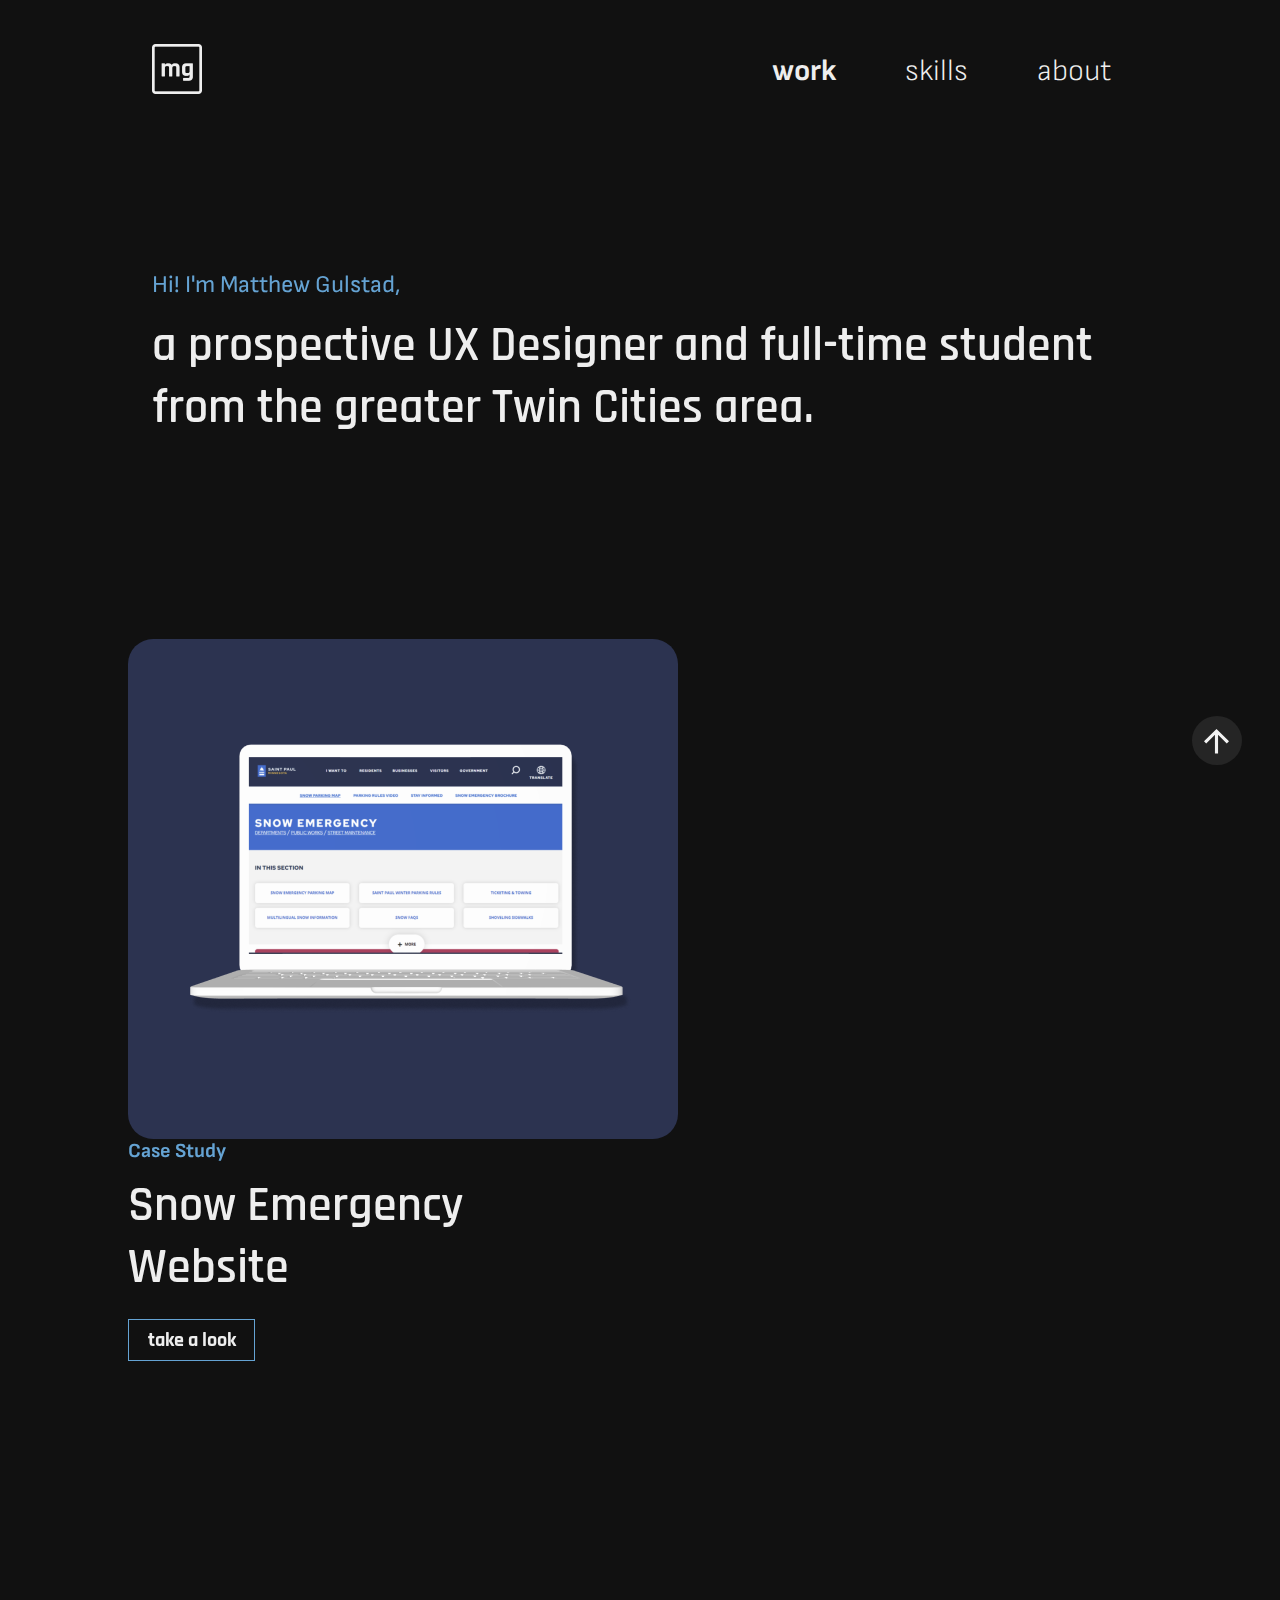
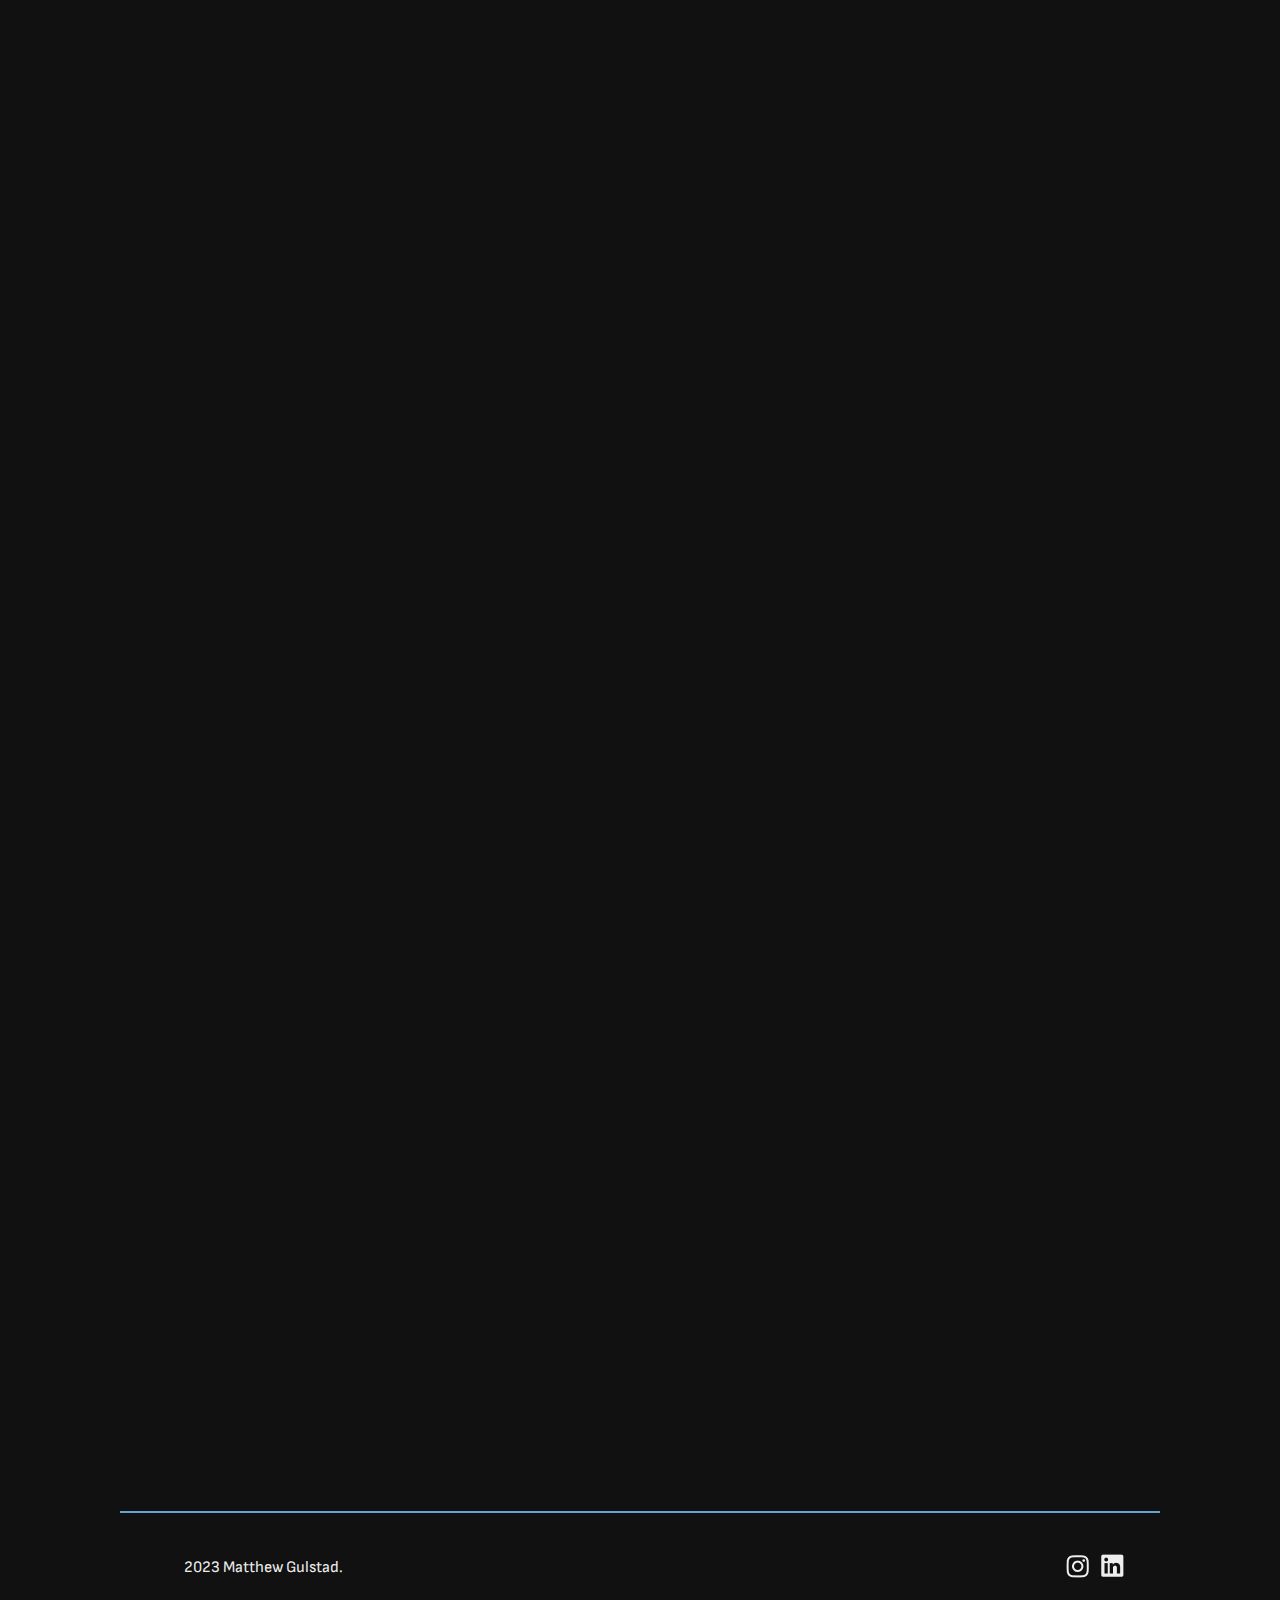
<file: index.html>
<!DOCTYPE html>
<html lang="en">
<head>
    <title>Matthew Gulstad</title>
    <meta http-equiv="Content-Type" content="text/html; charset=UTF-8" />
    <meta name="viewport" content="width=device-width" />
    <link rel="icon" type="image/x-icon" href="img/favicon-b:w.png">
    <link href="main.css" rel="stylesheet">
    <link rel="preconnect" href="https://fonts.googleapis.com">
    <link rel="preconnect" href="https://fonts.gstatic.com" crossorigin>
    <link href="https://fonts.googleapis.com/css2?family=Rajdhani:wght@300;400;500;600;700&display=swap" rel="stylesheet">
    <link href="https://fonts.googleapis.com/css2?family=Sofia+Sans:wght@300;400;500;600;700&display=swap" rel="stylesheet">
    <script defer src="scripts.js"></script>
</head>

<body>
    <div id="top"></div>

        <header>
            <div>
                <img class="logo" src="img/favicon-b:w.png" alt="logo">
            </div>
            <ul>
                <li class="bold">work</li>
                <li><a href="skills.html">skills</a></li>
                <li><a href="about.html">about</a></li>
            </ul>
        </header>
        <a href="#top">
            <img src="img/arrow-upward.svg" id="up-button">
        </a>
        <div class="container">
            <section class="hidden">
                <div class="hero" id="homepage-hero">
                    <h2 id="home-h2">Hi! I'm Matthew Gulstad,</h2>
                    <h1> a prospective UX Designer and full-time student from the greater Twin Cities area.</h1>
                </div>
            </section>
            <section class="hidden">
                <div class="row">
                    <div class="homepage-column">
                        <div class="box" id="dark-blue">
                            <img src="img/snow-mockup.png">
                        </div>
                    </div>
                    <div class="homepage-column">
                        <h3>Case Study</h3>
                        <h1>Snow Emergency Website</h1>
                        <div class="proj-button"><a href="snow-emergency.html">
                            <h4>take a look</h4>
                        </a></div>
                    </div>
                </div>
            </section>
            <section class="hidden">
                <div class="row">
                    <div class="homepage-column">
                        <h3 id="umn-h3">Case Study</h3>
                        <h1 id="umn-h1">University Mobile Application</h1>
                        <div class="proj-button" id="right-button"><a href="umn-app.html">
                            <h4>take a look</h4>
                        </a></div>
                    </div>
                    <div class="homepage-column">
                        <div class="box" id="gold">
                            <img src="img/umn-app-mockup.png">
                        </div>
                    </div>
                </div>
            </section>
            <section class="hidden">
                <div class="row">
                    <div class="homepage-column">
                        <div class="box" id="light-blue">
                            <img id="icon" src="img/skillset-icon.png">
                        </div>
                    </div>
                    <div class="homepage-column">
                        <h3>My Process</h3>
                        <h1>The UX Skill Set</h1>
                        <div class="proj-button"><a href="skills.html">
                            <h4>take a look</h4>
                        </a></div>
                    </div>
                </div>
            </section>
        </div>
        <footer>
            <p>2023 Matthew Gulstad.</p>
            <div class="socialIcons">
                <a href="http://instagram.com/mgulstad" target="_blank"><img src="img/instagram.png" alt="instagram link"></a>
                <a href="http://linkedin.com/in/matthew-gulstad" target="_blank"><img src="img/linkedin.png" alt="linkedin link"></a>
            </div>
        </footer>
</body>
</html>
</file>
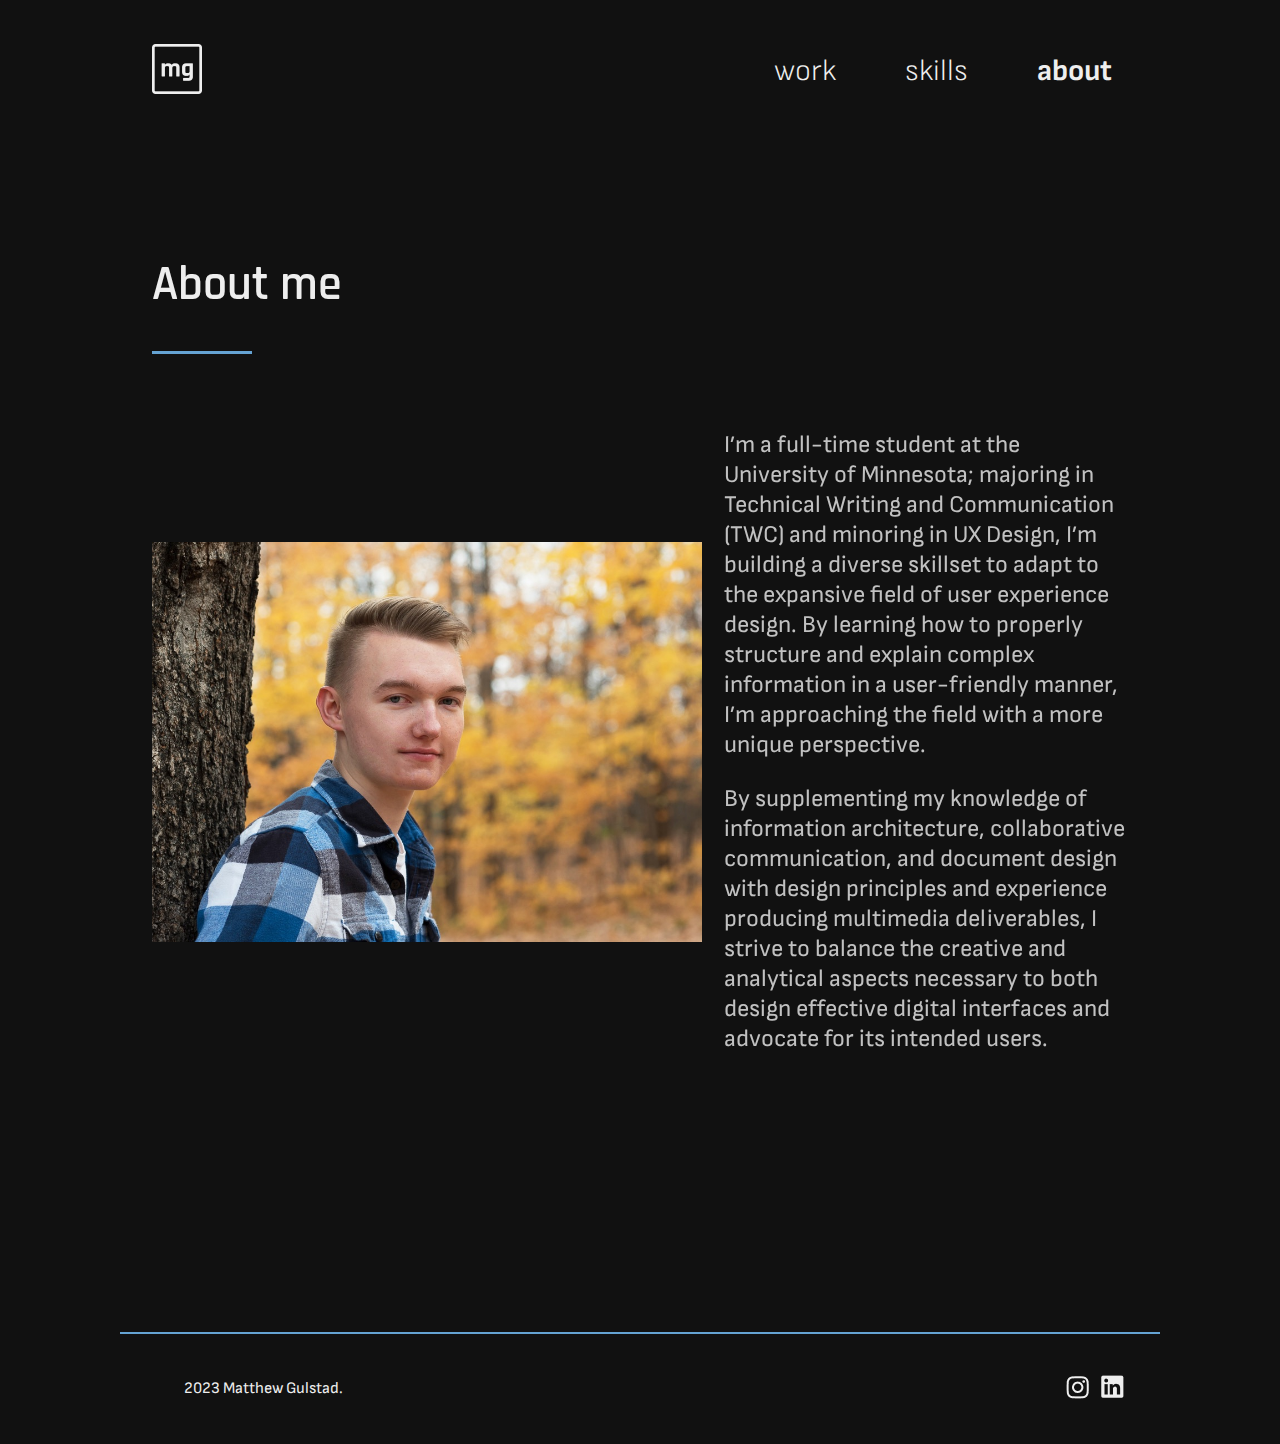
<file: about.html>
<!DOCTYPE html>
<html lang="en">
<head>
    <title>skills</title>
    <meta http-equiv="Content-Type" content="text/html; charset=UTF-8" />
    <meta name="viewport" content="width=device-width" />
    <link rel="icon" type="image/x-icon" href="img/favicon-b:w.png">
    <link href="main.css" rel="stylesheet">
    <link rel="preconnect" href="https://fonts.googleapis.com">
    <link rel="preconnect" href="https://fonts.gstatic.com" crossorigin>
    <link href="https://fonts.googleapis.com/css2?family=Rajdhani:wght@300;400;500;600;700&display=swap" rel="stylesheet">
    <link href="https://fonts.googleapis.com/css2?family=Sofia+Sans:wght@300;400;500;600;700&display=swap" rel="stylesheet">
    <script defer src="scripts.js"></script>
</head>
<body>
<div id="top"></div>
<header>
    <div>
        <a href="index.html">
            <img class="logo" src="img/favicon-b:w.png" alt="logo">
        </a>
    </div>
    <ul>
        <li><a href="index.html">work</a> </li>
        <li><a href="skills.html">skills</a></li>
        <li class="bold">about</li>
    </ul>
</header>
<div class="container">
    <div class="hidden">
        <div class="hero">
            <h1>About me</h1>
            <img src="img/100px-line.png" class="line">
        </div>
    </div>

    <section class="hidden">
        <div class="row" id="row-about">
            <div class="column-about">
                <div class="box" id="picture"></div>
            </div>
            <div class="column-about" id="about-column-p">
                <p>I’m a full-time student at the University of Minnesota; majoring in Technical Writing and Communication (TWC) and minoring in UX Design, I’m building a diverse skillset to adapt to the expansive field of user experience design. By learning how to properly structure and explain complex information in a user-friendly manner, I’m approaching the field with a more unique perspective.
                </p>
                <p>By supplementing my knowledge of information architecture, collaborative communication, and document design with design principles and experience producing multimedia deliverables, I strive to balance the creative and analytical aspects necessary to both design effective digital interfaces and advocate for its intended users.</p>
            </div>
        </div>
    </section>
    <section class="hidden">
        <p>In my free time, I enjoy watching baseball and pursuing a number of outdoor activities during the warmer seasons, and enjoy curling up with a good book or show and alpine skiing during the colder seasons. Overall, I love to learn and connect with people, fostering a better understanding of my surroundings and considering how I can contribute to the discourses and communities I’m a part of.</p>
    </section>
</div>

<footer>
    <p>2023 Matthew Gulstad.</p>
    <div class="socialIcons">
        <a href="http://instagram.com/mgulstad" target="_blank"><img src="img/instagram.png" alt="instagram link"></a>
        <a href="http://linkedin.com/in/matthew-gulstad" target="_blank"><img src="img/linkedin.png" alt="linkedin link"></a>
    </div>
</footer>
</body>
</html>
</file>
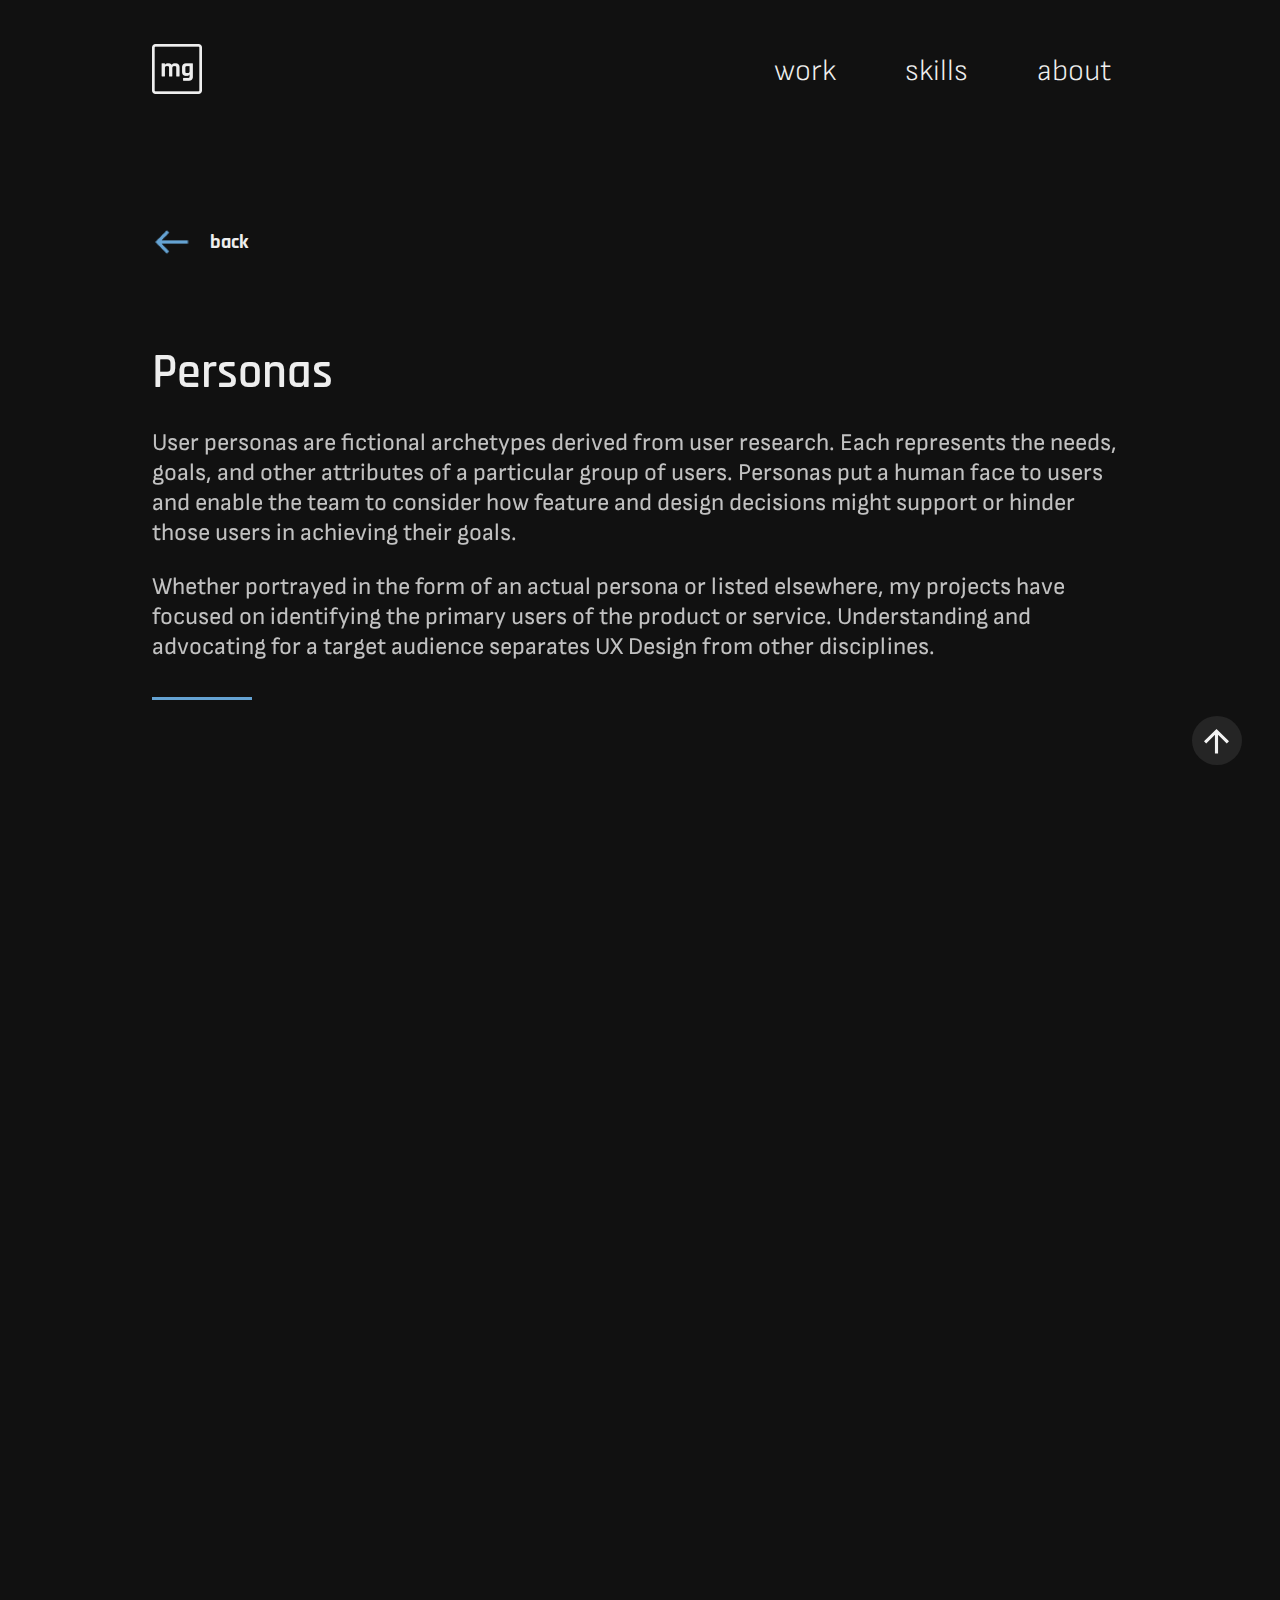
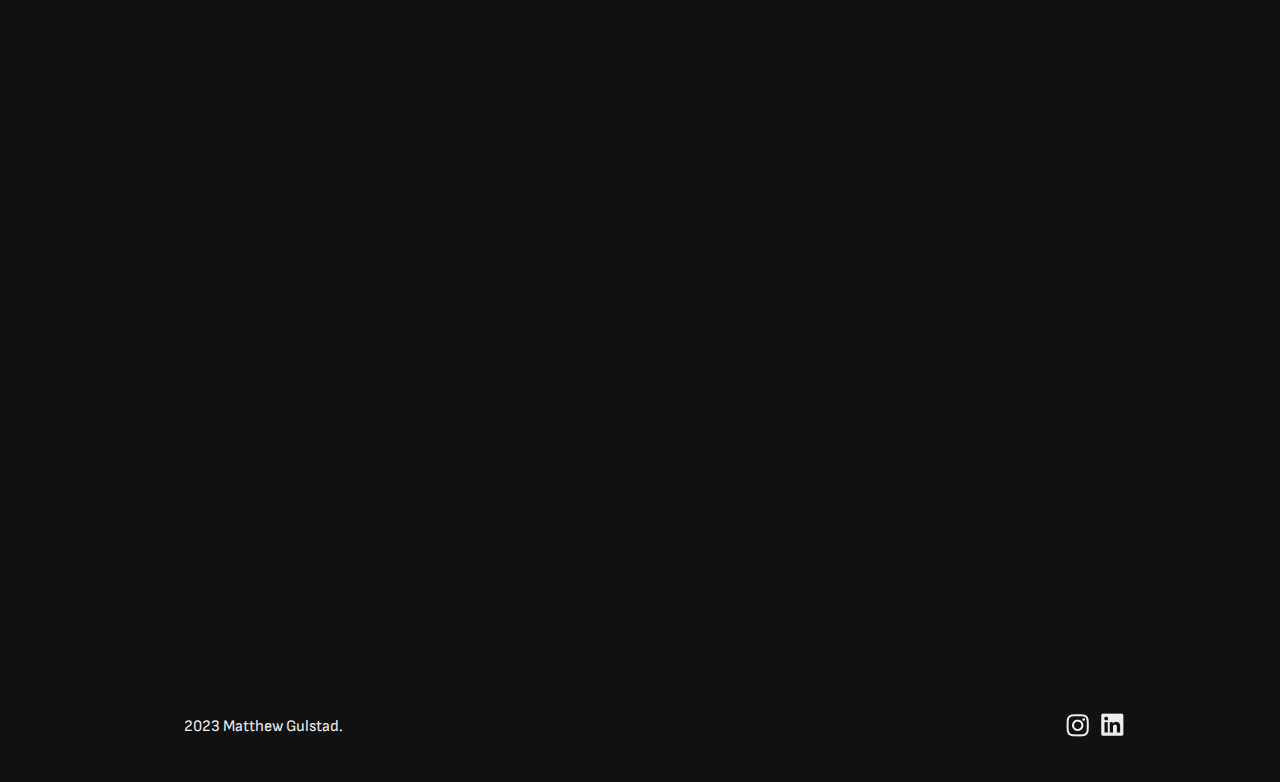
<file: personas.html>
<!DOCTYPE html>
<html lang="en" xmlns="http://www.w3.org/1999/html">
<head>
    <title>skills</title>
    <meta http-equiv="Content-Type" content="text/html; charset=UTF-8" />
    <meta name="viewport" content="width=device-width" />
    <link rel="icon" type="image/x-icon" href="img/favicon-b:w.png">
    <link href="main.css" rel="stylesheet">
    <link rel="preconnect" href="https://fonts.googleapis.com">
    <link rel="preconnect" href="https://fonts.gstatic.com" crossorigin>
    <link href="https://fonts.googleapis.com/css2?family=Rajdhani:wght@300;400;500;600;700&display=swap" rel="stylesheet">
    <link href="https://fonts.googleapis.com/css2?family=Sofia+Sans:wght@300;400;500;600;700&display=swap" rel="stylesheet">
    <script defer src="scripts.js"></script>
</head>
<body>
<div id="top"></div>
<header>
    <div>
        <a href="index.html">
            <img class="logo" src="img/favicon-b:w.png" alt="logo">
        </a>
    </div>
    <ul>
        <li><a href="index.html">work</a> </li>
        <li><a href="skills.html">skills</a></li>
        <li><a href="about.html">about</a></li>
    </ul>
</header>
<a href="#top">
    <img src="img/arrow-upward.svg" id="up-button">

    <div class="back-button"><a href="skills.html">
        <div class="button-container">
            <img src="img/left-arrow.png">
            <h4>back</h4>
        </div>
    </a></div>

    <div class="container">
        <section class="hidden">
            <div class="hero">
                <h1>Personas</h1>
                <p>User personas are fictional archetypes derived from user research. Each represents the needs, goals, and other attributes of a particular group of users. Personas put a human face to users and enable the team to consider how feature and design decisions might support or hinder those users in achieving their goals.</p>
                <p>Whether portrayed in the form of an actual persona or listed elsewhere, my projects have focused on identifying the primary users of the product or service. Understanding and advocating for a target audience separates UX Design from other disciplines.</p>
                <img src="img/100px-line.png" class="line">
            </div>
        </section>
        <section class="hidden" id="styleguide">
            <img src="img/persona.png">
            <p class="caption">Persona created to represent an "ideal customer" for an e-commerce mobile app.</p>
        </section>
    </div>

    <section class="hidden">
        <div class="next-page">
            <h2>Next:</h2>
            <div class="next-page-title">
                <h1>Coming soon...</h1>
            </div>
        </div>
    </section>

    <footer class="no-border">
        <p>2023 Matthew Gulstad.</p>
        <div class="socialIcons">
            <a href="https://instagram.com/mgulstad" target="_blank"><img src="img/instagram.png" alt="instagram link"></a>
            <a href="https://linkedin.com/in/matthew-gulstad" target="_blank"><img src="img/linkedin.png" alt="linkedin link"></a>
        </div>
    </footer>
</body>
</html>
</file>
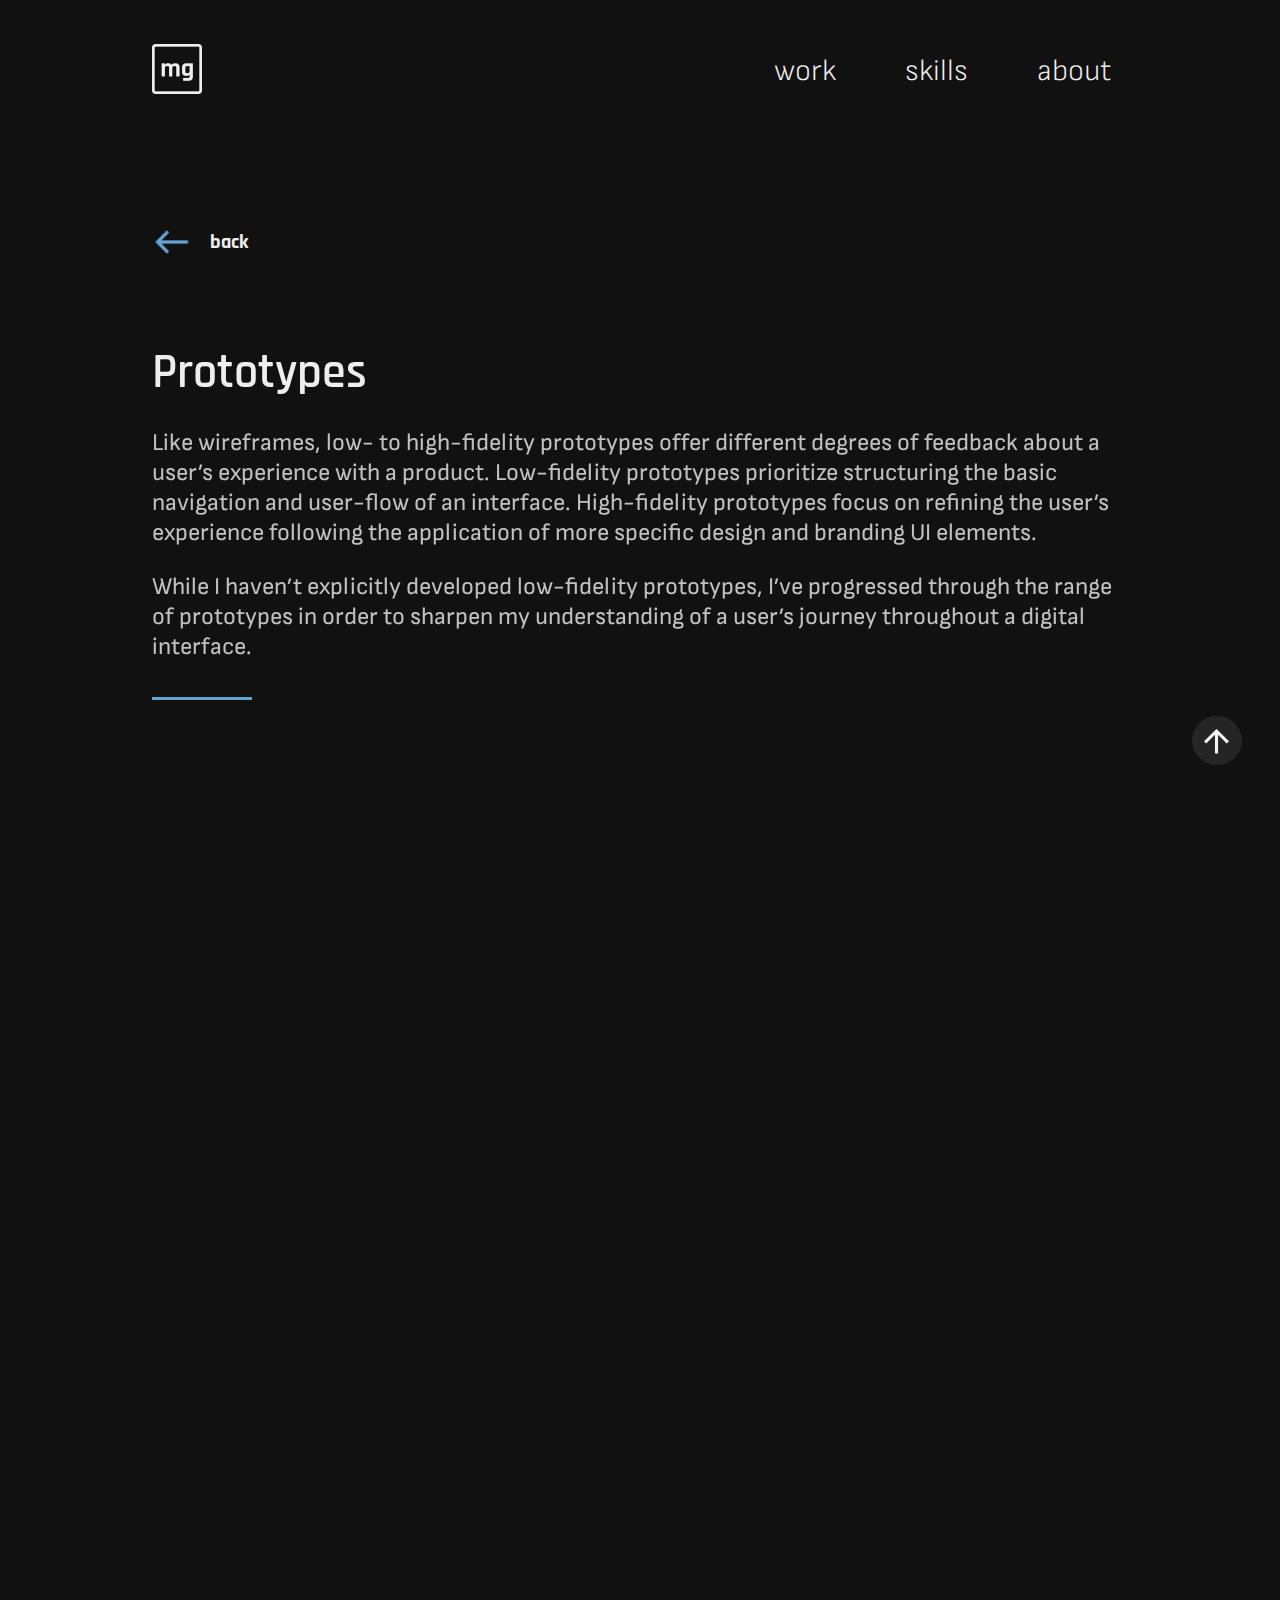
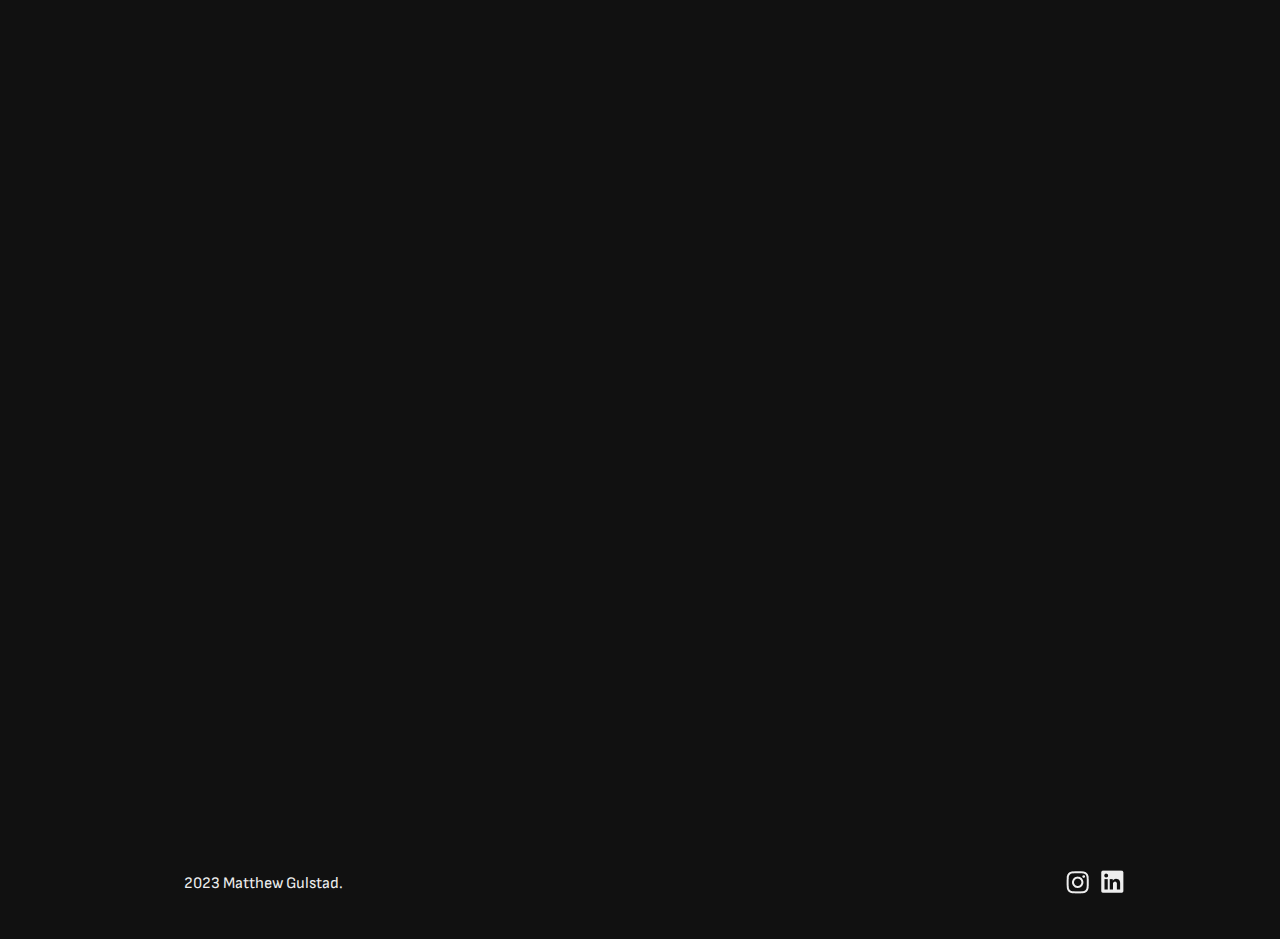
<file: prototypes.html>
<!DOCTYPE html>
<html lang="en" xmlns="http://www.w3.org/1999/html">
<head>
  <title>skills</title>
  <meta http-equiv="Content-Type" content="text/html; charset=UTF-8" />
  <meta name="viewport" content="width=device-width" />
  <link rel="icon" type="image/x-icon" href="img/favicon-b:w.png">
  <link href="main.css" rel="stylesheet">
  <link rel="preconnect" href="https://fonts.googleapis.com">
  <link rel="preconnect" href="https://fonts.gstatic.com" crossorigin>
  <link href="https://fonts.googleapis.com/css2?family=Rajdhani:wght@300;400;500;600;700&display=swap" rel="stylesheet">
  <link href="https://fonts.googleapis.com/css2?family=Sofia+Sans:wght@300;400;500;600;700&display=swap" rel="stylesheet">
  <script defer src="scripts.js"></script>
</head>
<body>
<div id="top"></div>
<header>
  <div>
    <a href="index.html">
      <img class="logo" src="img/favicon-b:w.png" alt="logo">
    </a>
  </div>
  <ul>
    <li><a href="index.html">work</a> </li>
    <li><a href="skills.html">skills</a></li>
    <li><a href="about.html">about</a></li>
  </ul>
</header>
<a href="#top">
  <img src="img/arrow-upward.svg" id="up-button">

  <div class="back-button"><a href="skills.html">
    <div class="button-container">
      <img src="img/left-arrow.png">
      <h4>back</h4>
    </div>
  </a></div>

  <div class="container">
    <section class="hidden">
      <div class="hero">
        <h1> Prototypes</h1>
        <p>Like wireframes, low- to high-fidelity prototypes offer different degrees of feedback about a user’s experience with a product. Low-fidelity prototypes prioritize structuring the basic navigation and user-flow of an interface. High-fidelity prototypes focus on refining the user’s experience following the application of more specific design and branding UI elements.</p>
        <p>While I haven’t explicitly developed low-fidelity prototypes, I’ve progressed through the range of prototypes in order to sharpen my understanding of a user’s journey throughout a digital interface. </p>
        <img src="img/100px-line.png" class="line">
      </div>
    </section>
    <section class="hidden" id="prototype">
      <img src="img/prototype.png">
      <p class="caption">Mid-fidelity prototype illustrating the primary interaction points within an e-commerce mobile app interface.</p>
    </section>
  </div>

    <section class="hidden">
      <div class="next-page"><a href="style-guides.html">
        <h2>Next:</h2>
        <div class="next-page-title">
          <h1>Style Guides</h1>
        </div>
      </a></div>
    </section>

  <footer class="no-border">
    <p>2023 Matthew Gulstad.</p>
    <div class="socialIcons">
      <a href="https://instagram.com/mgulstad" target="_blank"><img src="img/instagram.png" alt="instagram link"></a>
      <a href="https://linkedin.com/in/matthew-gulstad" target="_blank"><img src="img/linkedin.png" alt="linkedin link"></a>
    </div>
  </footer>
</body>
</html>
</file>
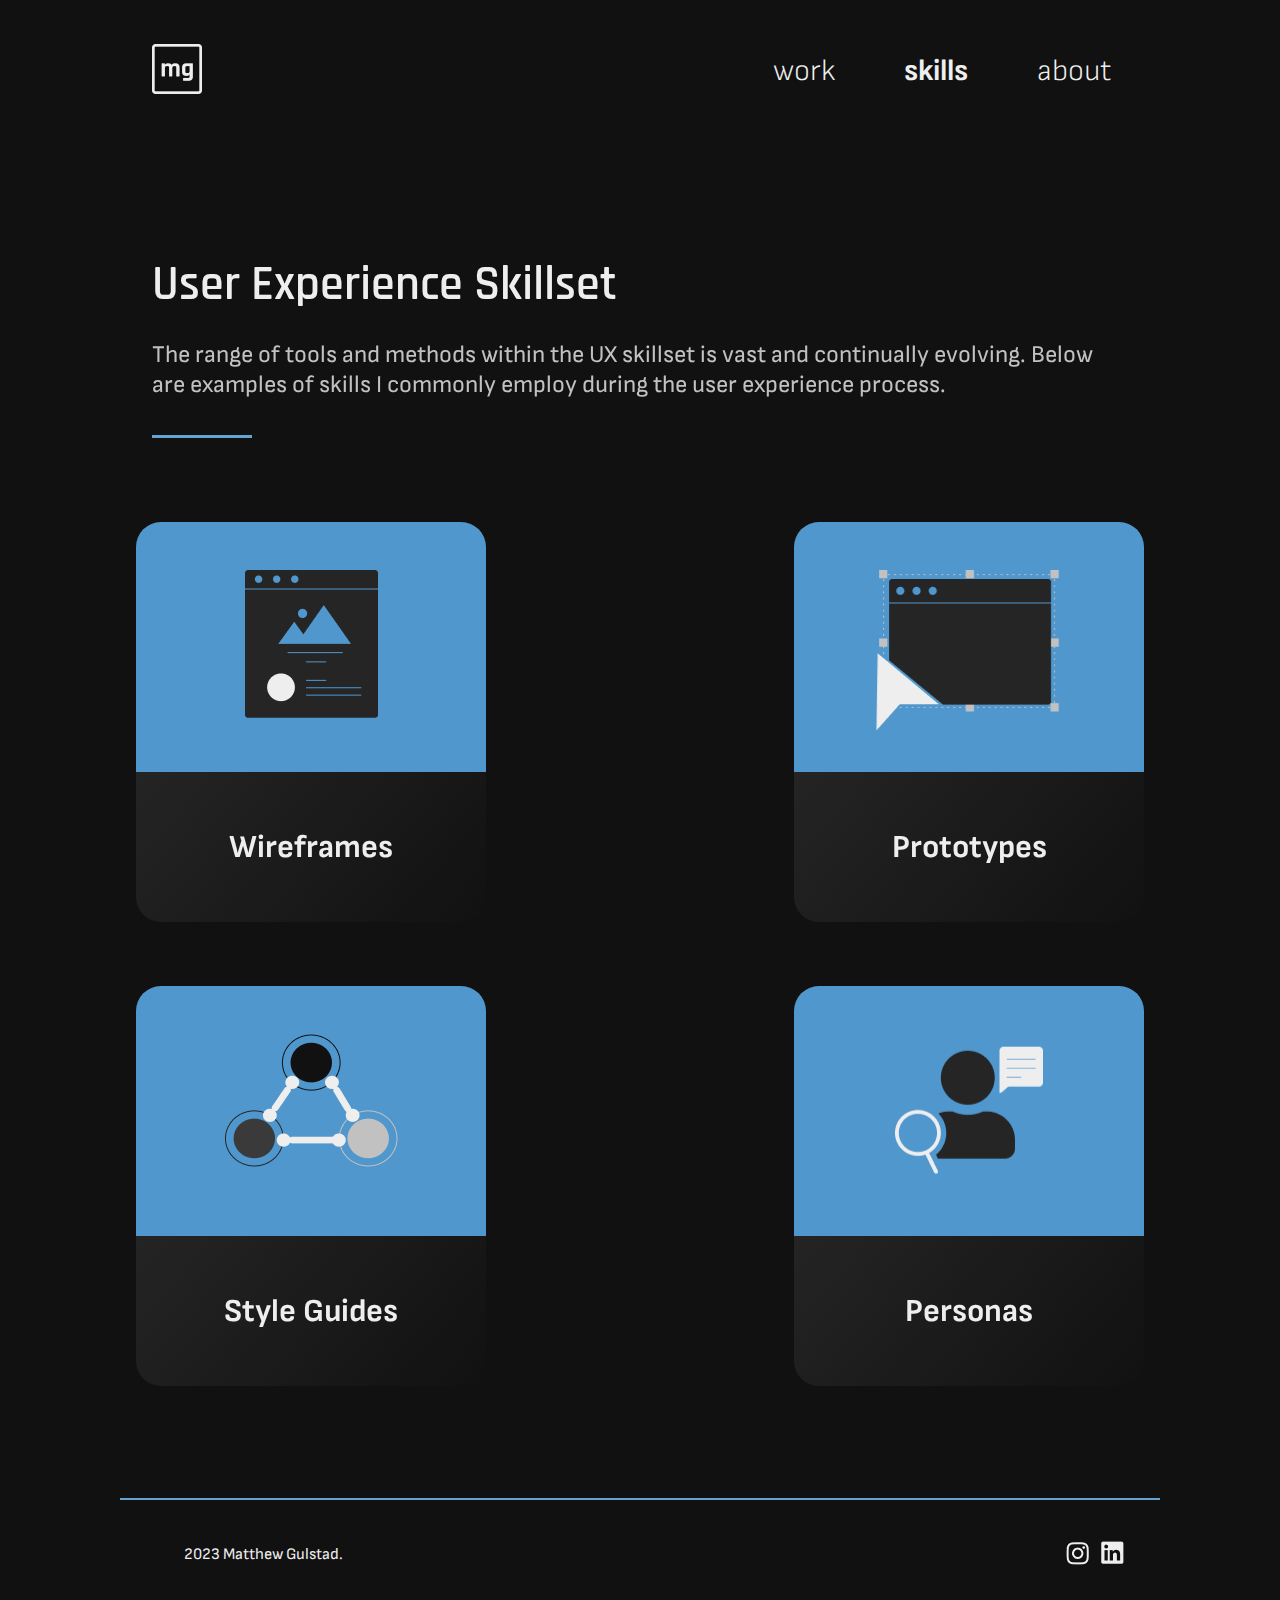
<file: skills.html>
<!DOCTYPE html>
<html lang="en">
<head>
    <title>skills</title>
    <meta http-equiv="Content-Type" content="text/html; charset=UTF-8" />
    <meta name="viewport" content="width=device-width" />
    <link rel="icon" type="image/x-icon" href="img/favicon-b:w.png">
    <link href="main.css" rel="stylesheet">
    <link rel="preconnect" href="https://fonts.googleapis.com">
    <link rel="preconnect" href="https://fonts.gstatic.com" crossorigin>
    <link href="https://fonts.googleapis.com/css2?family=Rajdhani:wght@300;400;500;600;700&display=swap" rel="stylesheet">
    <link href="https://fonts.googleapis.com/css2?family=Sofia+Sans:wght@300;400;500;600;700&display=swap" rel="stylesheet">
    <script defer src="scripts.js"></script>
</head>
<body>
<div id="top"></div>
        <header>
            <div>
                <a href="index.html">
                    <img class="logo" src="img/favicon-b:w.png" alt="logo">
                </a>
            </div>
            <ul>
                <li><a href="index.html">work</a> </li>
                <li class="bold">skills</li>
                <li><a href="about.html">about</a></li>
            </ul>
        </header>
        <div class="container">
            <section class="hidden">
                <div class="hero">
                    <h1>User Experience Skillset</h1>
                    <p>The range of tools and methods within the UX skillset is vast and continually evolving. Below are examples of skills I commonly employ during the user experience process.</p>
                    <img src="img/100px-line.png" class="line">
                </div>
            </section>
            <section class="hiddenCards">
                <div class="skillCards">
                    <div class="card"><a href="wireframes.html">
                        <div class="cardTop">
                            <img src="img/wireframe-icon.png">
                        </div>
                        <h2 class="skills-h2">Wireframes</h2>
                    </a></div>
                    <div class="card"><a href="prototypes.html">
                        <div class="cardTop">
                            <img src="img/prototyping-icon.png" id="prototypeCard-img">
                        </div>
                        <h2 class="skills-h2">Prototypes</h2>
                    </a></div>
                    <div class="card"><a href="style-guides.html">
                        <div class="cardTop">
                            <img src="img/style-guide-icon.png">
                        </div>
                        <h2 class="skills-h2">Style Guides</h2>
                    </a></div>
                    <div class="card"><a href="personas.html">
                        <div class="cardTop">
                            <img src="img/persona-icon.png" id="personaCard-img">
                        </div>
                        <h2 class="skills-h2">Personas</h2>
                    </a></div>
                </div>
            </section>
        </div>

    <footer>
        <p>2023 Matthew Gulstad.</p>
        <div class="socialIcons">
            <a href="http://instagram.com/mgulstad" target="_blank"><img src="img/instagram.png" alt="instagram link"></a>
            <a href="http://linkedin.com/in/matthew-gulstad" target="_blank"><img src="img/linkedin.png" alt="linkedin link"></a>
        </div>
    </footer>
</body>
</html>
</file>
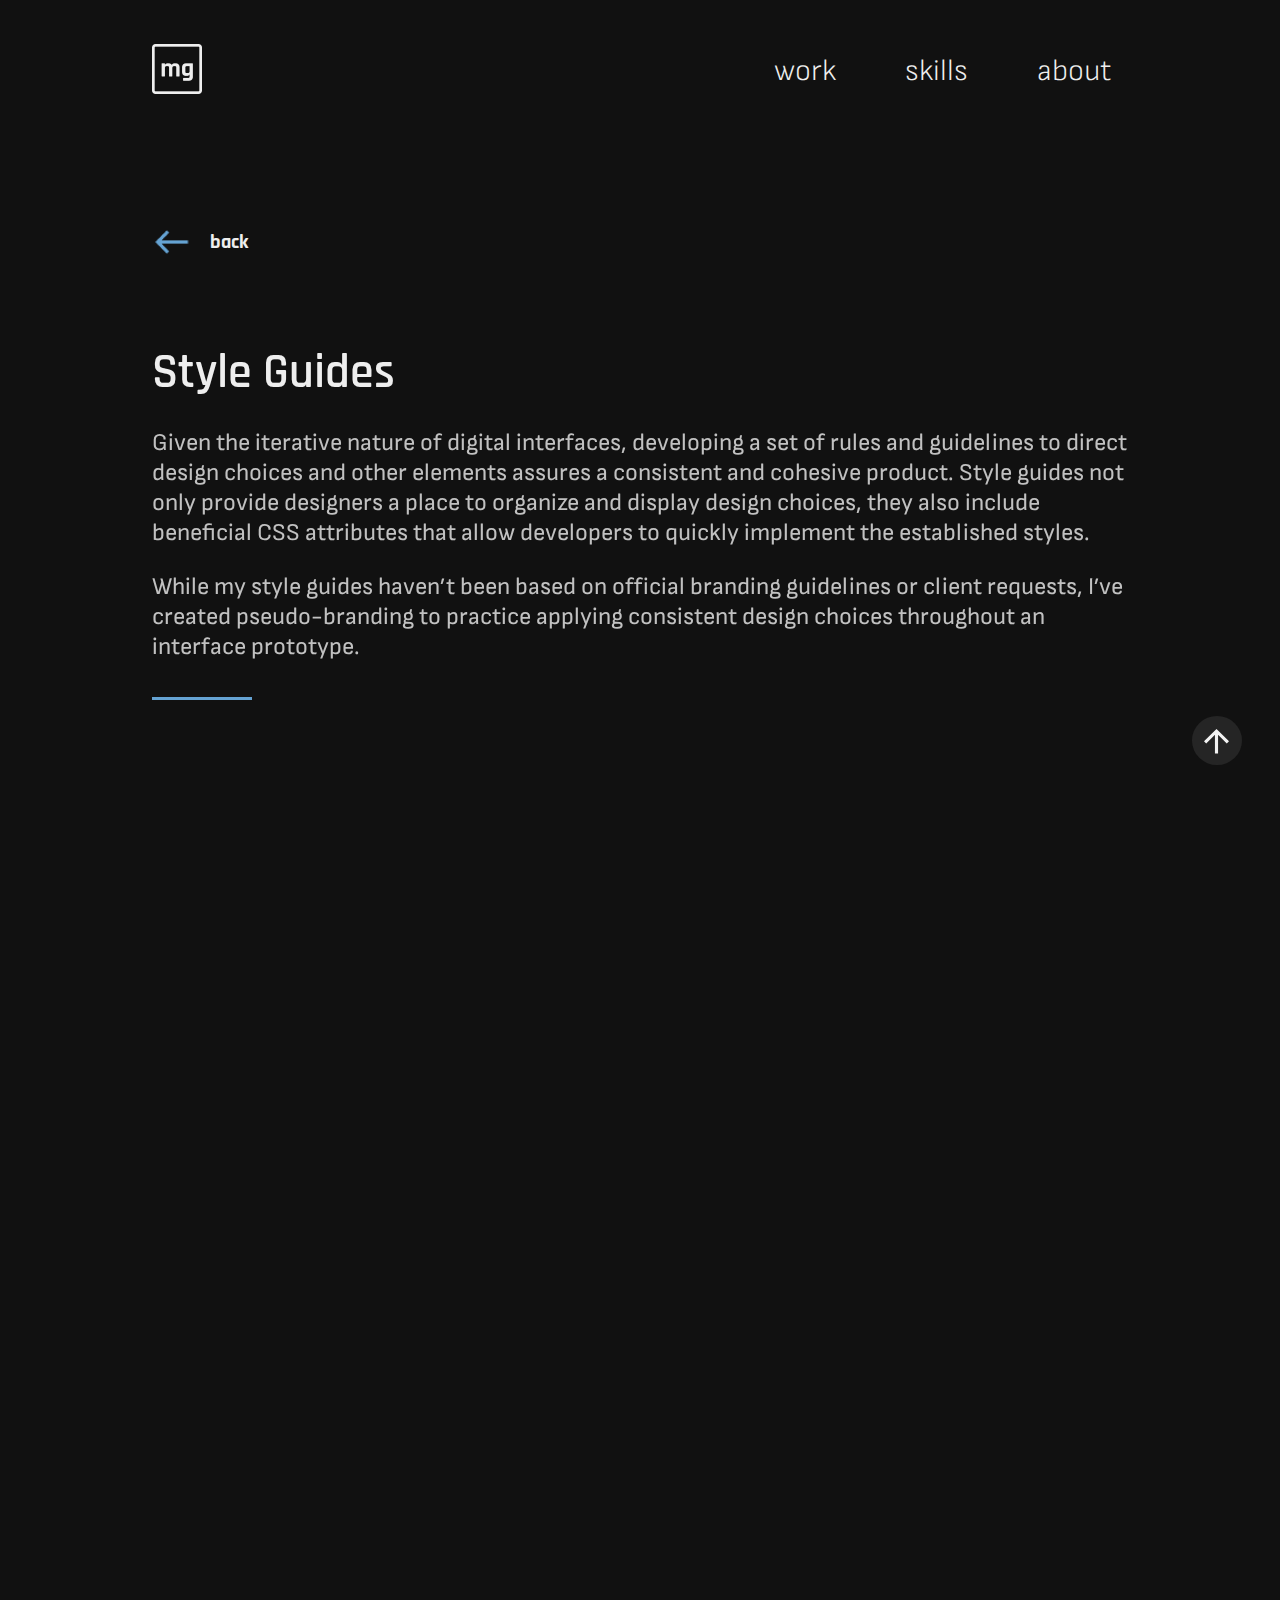
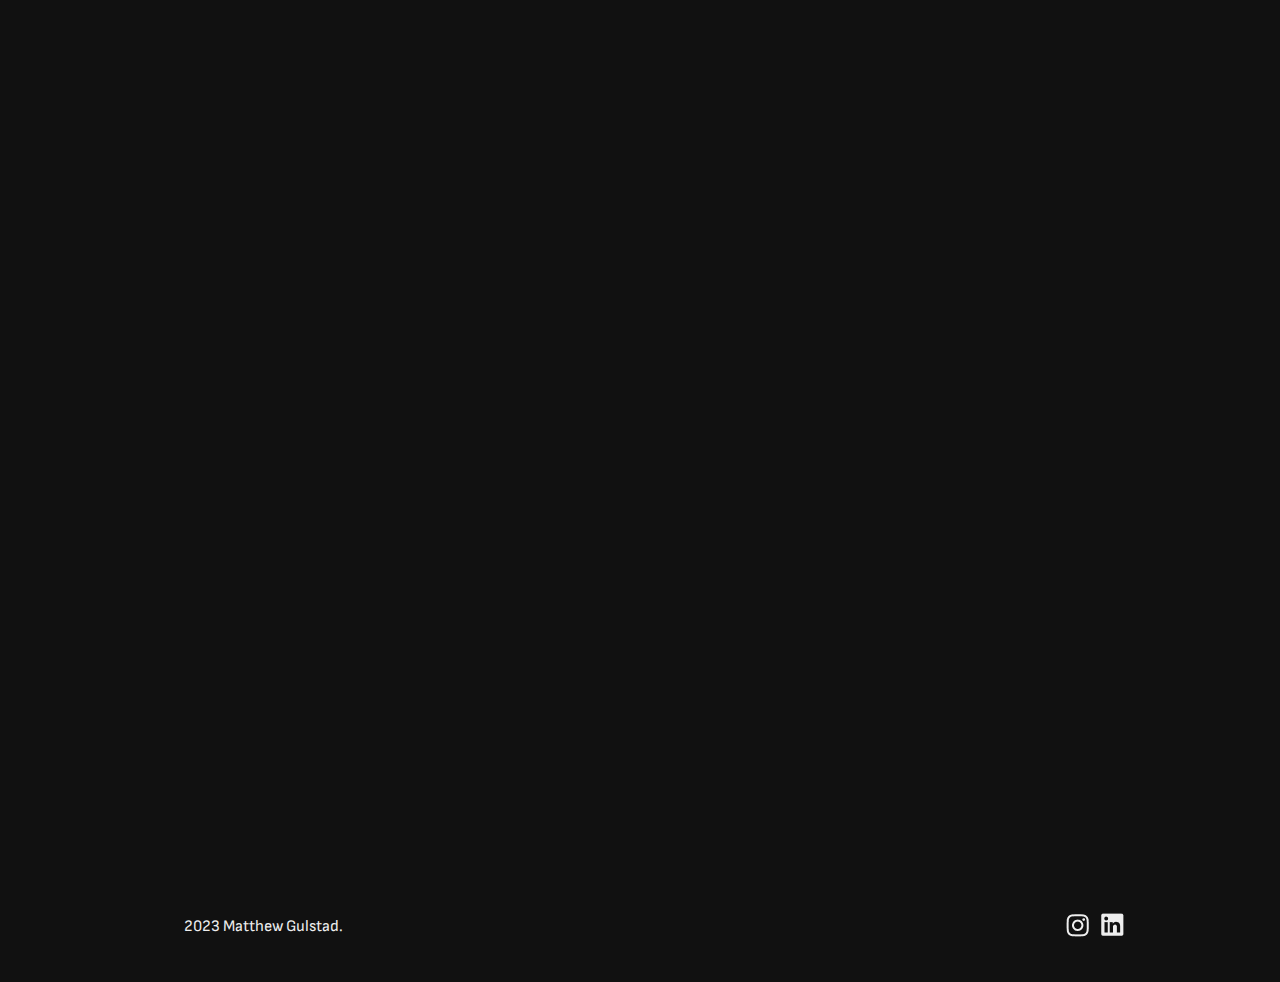
<file: style-guides.html>
<!DOCTYPE html>
<html lang="en" xmlns="http://www.w3.org/1999/html">
<head>
  <title>skills</title>
  <meta http-equiv="Content-Type" content="text/html; charset=UTF-8" />
  <meta name="viewport" content="width=device-width" />
  <link rel="icon" type="image/x-icon" href="img/favicon-b:w.png">
  <link href="main.css" rel="stylesheet">
  <link rel="preconnect" href="https://fonts.googleapis.com">
  <link rel="preconnect" href="https://fonts.gstatic.com" crossorigin>
  <link href="https://fonts.googleapis.com/css2?family=Rajdhani:wght@300;400;500;600;700&display=swap" rel="stylesheet">
  <link href="https://fonts.googleapis.com/css2?family=Sofia+Sans:wght@300;400;500;600;700&display=swap" rel="stylesheet">
  <script defer src="scripts.js"></script>
</head>
<body>
<div id="top"></div>
<header>
  <div>
    <a href="index.html">
      <img class="logo" src="img/favicon-b:w.png" alt="logo">
    </a>
  </div>
  <ul>
    <li><a href="index.html">work</a> </li>
    <li><a href="skills.html">skills</a></li>
    <li><a href="about.html">about</a></li>
  </ul>
</header>
<a href="#top">
  <img src="img/arrow-upward.svg" id="up-button">
  <div class="back-button"><a href="skills.html">
    <div class="button-container">
      <img src="img/left-arrow.png">
      <h4>back</h4>
    </div>
  </a></div>

  <div class="container">
    <section class="hidden">
      <div class="hero">
        <h1>Style Guides</h1>
        <p>Given the iterative nature of digital interfaces, developing a set of rules and guidelines to direct design choices and other elements assures a consistent and cohesive product. Style guides not only provide designers a place to organize and display design choices, they also include beneficial CSS attributes that allow developers to quickly implement the established styles.</p>
        <p>While my style guides haven’t been based on official branding guidelines or client requests, I’ve created pseudo-branding to practice applying consistent design choices throughout an interface prototype. </p>
        <img src="img/100px-line.png" class="line">
      </div>
    </section>
    <section class="hidden" id="styleguide">
      <img src="img/style-guide.png">
      <p class="caption">Style guide presenting the design elements and guidelines for an e-commerce mobile app.</p>
    </section>
  </div>

  <section class="hidden">
    <div class="next-page"><a href="personas.html">
      <h2>Next:</h2>
      <div class="next-page-title">
        <h1>Personas</h1>
      </div>
    </a></div>
  </section>

  <footer class="no-border">
    <p>2023 Matthew Gulstad.</p>
    <div class="socialIcons">
      <a href="https://instagram.com/mgulstad" target="_blank"><img src="img/instagram.png" alt="instagram link"></a>
      <a href="https://linkedin.com/in/matthew-gulstad" target="_blank"><img src="img/linkedin.png" alt="linkedin link"></a>
    </div>
  </footer>
</body>
</html>
</file>
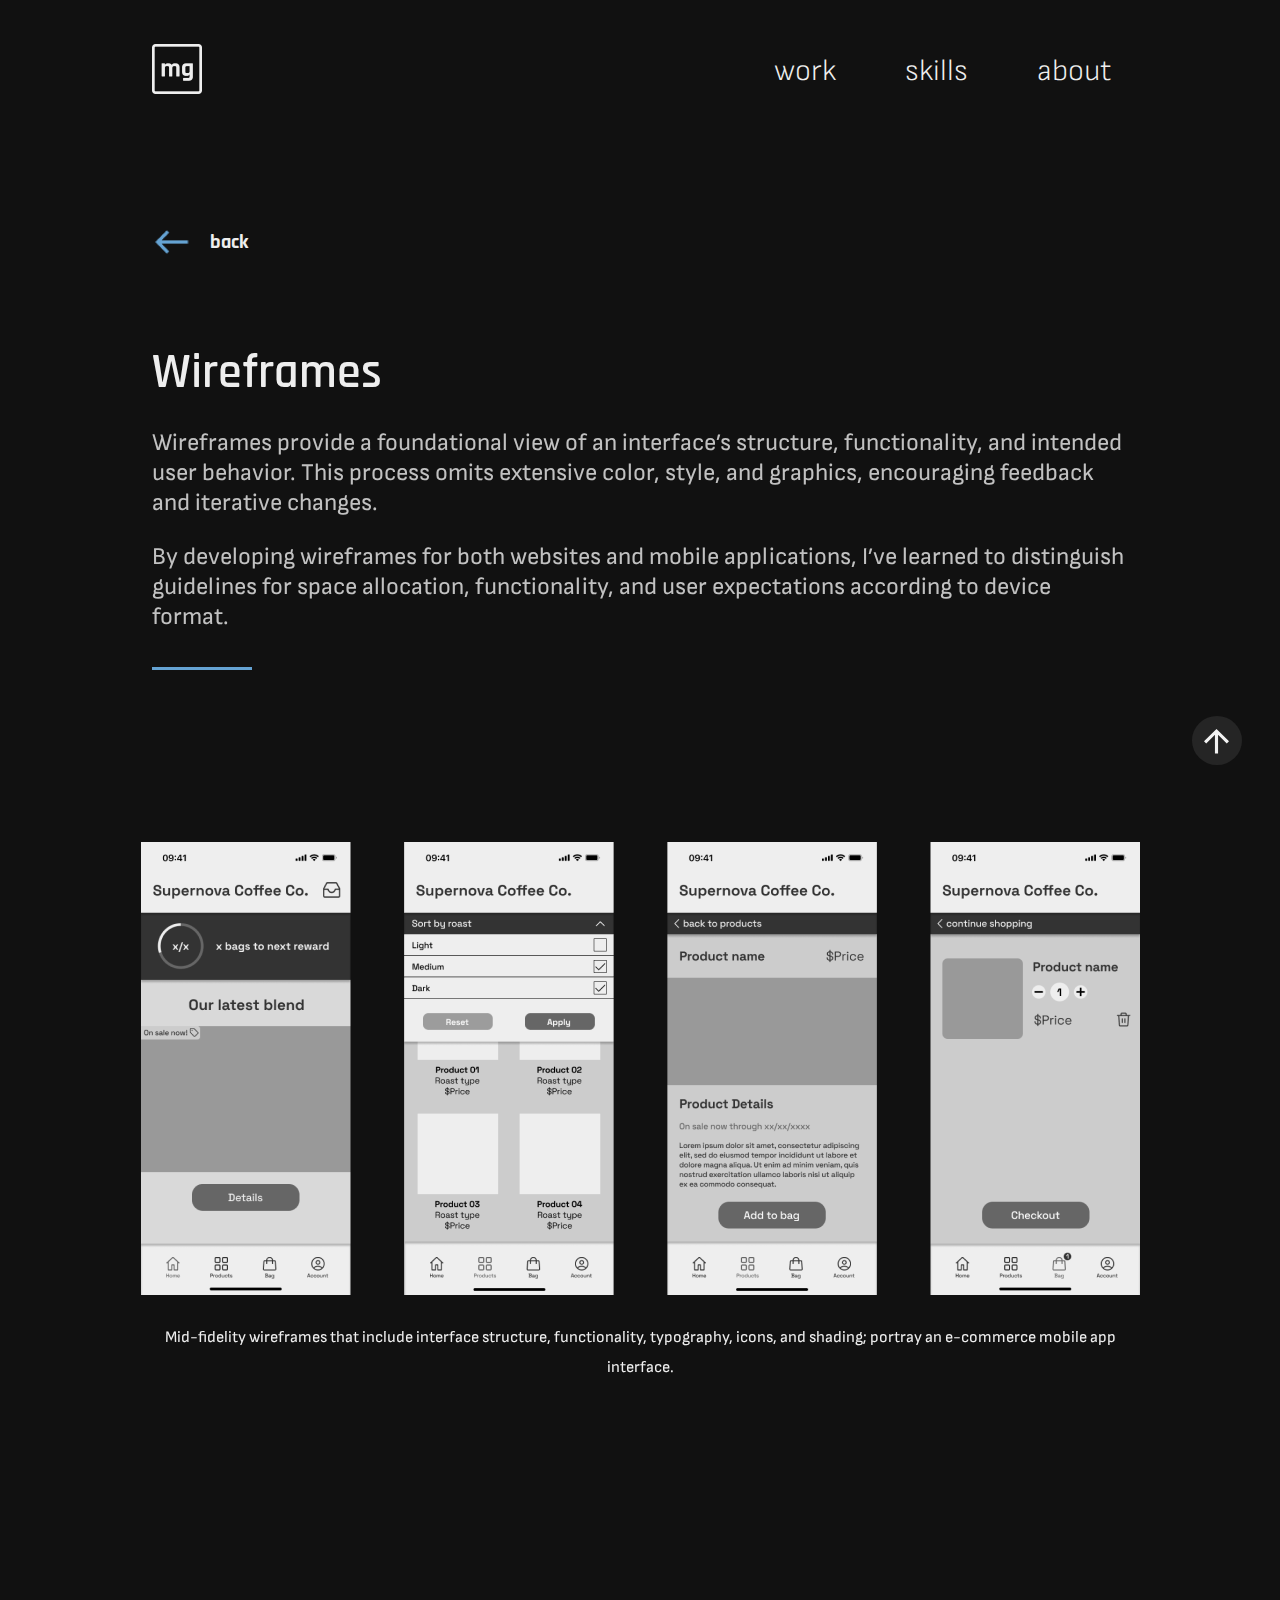
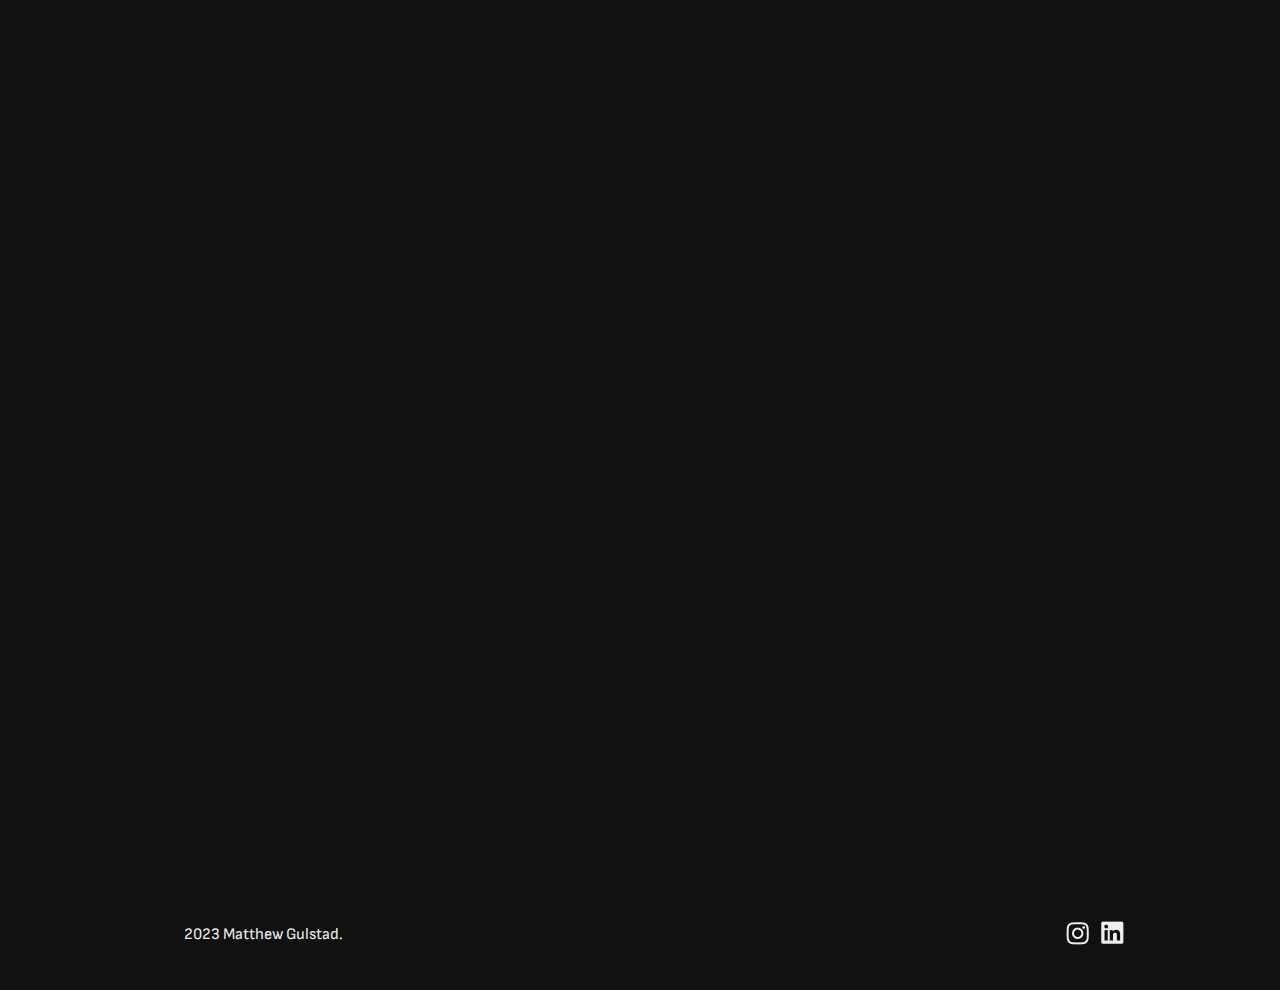
<file: wireframes.html>
<!DOCTYPE html>
<html lang="en" xmlns="http://www.w3.org/1999/html">
<head>
  <title>skills</title>
  <meta http-equiv="Content-Type" content="text/html; charset=UTF-8" />
  <meta name="viewport" content="width=device-width" />
  <link rel="icon" type="image/x-icon" href="img/favicon-b:w.png">
  <link href="main.css" rel="stylesheet">
  <link rel="preconnect" href="https://fonts.googleapis.com">
  <link rel="preconnect" href="https://fonts.gstatic.com" crossorigin>
  <link href="https://fonts.googleapis.com/css2?family=Rajdhani:wght@300;400;500;600;700&display=swap" rel="stylesheet">
  <link href="https://fonts.googleapis.com/css2?family=Sofia+Sans:wght@300;400;500;600;700&display=swap" rel="stylesheet">
  <script defer src="scripts.js"></script>
</head>
<body>
<div id="top"></div>
      <header>
        <div>
          <a href="index.html">
            <img class="logo" src="img/favicon-b:w.png" alt="logo">
          </a>
        </div>
        <ul>
          <li><a href="index.html">work</a> </li>
          <li><a href="skills.html">skills</a></li>
          <li><a href="about.html">about</a></li>
        </ul>
      </header>
      <a href="#top">
        <img src="img/arrow-upward.svg" id="up-button">
        <div class="back-button"><a href="skills.html">
          <div class="button-container">
            <img src="img/left-arrow.png">
            <h4>back</h4>
          </div>
        </a></div>

    <div class="container">
      <section class="hidden">
        <div class="hero">
          <h1> Wireframes</h1>
          <p>Wireframes provide a foundational view of an interface’s structure, functionality, and intended user behavior. This process omits extensive color, style, and graphics, encouraging feedback and iterative changes.</p>
          <p>By developing wireframes for both websites and mobile applications, I’ve learned to distinguish guidelines for space allocation, functionality, and user expectations according to device format.</p>
          <img src="img/100px-line.png" class="line">
        </div>
      </section>
      <section class="hidden" id="wireframe1">
        <img src="img/mid-fi-wireframes.png">
        <p class="caption">Mid-fidelity wireframes that include interface structure, functionality, typography, icons, and shading; portray an e-commerce mobile app interface.</p>
      </section>
      <section class="hidden" id="wireframe2">
        <img src="img/hi-fi-wireframes.png">
        <p class="caption">High fidelity wireframes that apply color and other branding elements.</p>
      </section>
    </div>
      <section class="hidden">
        <div class="next-page"><a href="prototypes.html">
          <h2>Next:</h2>
          <div class="next-page-title">
            <h1>Prototypes</h1>
          </div>
        </a></div>
      </section>



<footer class="no-border">
  <p>2023 Matthew Gulstad.</p>
  <div class="socialIcons">
    <a href="https://instagram.com/mgulstad" target="_blank"><img src="img/instagram.png" alt="instagram link"></a>
    <a href="https://linkedin.com/in/matthew-gulstad" target="_blank"><img src="img/linkedin.png" alt="linkedin link"></a>
  </div>
</footer>
</body>
</html>
</file>
<file: main.css>
body {
    overflow-x: hidden;
    padding: 0;
    border: 0;
    font-size: 100%;
    background-color: #111111;
    max-width: 1440px;
    margin: 0 auto;
}

h1 {
    font-size: 3em;
    font-weight: 600;
    font-family: Rajdhani, sans-serif;
    color: #eeeeee;
    text-align: left;
    padding: 0;
    margin: 1rem 2rem 1.5rem 2rem;
}

h2 {
    font-size: 2em;
    font-family: 'Sofia Sans', sans-serif;
    color: #eeeeee;
    text-align: left;
    padding: 0;
    margin: 0;
    max-width: 350px;
}

h3 {
    font-size: 1.25em;
    font-family: 'Sofia Sans', sans-serif;
    color: #65A3D3;
    text-align: left;
    padding-bottom: 0.75rem;
    margin: 0;
}

h4 {
    font-size: 1.25em;
    font-family: Rajdhani, sans-serif;
    color: #eeeeee;
    padding: 0;
    margin: 0;
    text-align: center;
    line-height: 40px;
    width: 125px;
}

p {
    font-size: 1.5em;
    font-family: 'Sofia Sans', sans-serif;
    color: #C1C1C1;
    font-weight: 400;
    margin: 1.5rem 2rem;
    line-height: 30px;
}

.skills-h2 {
    max-width: 100%;
}

.project-h1 {
    margin: 1rem 0 3rem 0;
    font-size: 4em;
}

.proj-hero-h2 {
    font-size: 2em;
    font-weight: 400;
    max-width: 100%;
}

.project-h2 {
    font-size: 3em;
    font-weight: 500;
    padding-bottom: 1rem;
    max-width: 100%;
}

.project-p {
    margin: 0 0 1.5rem 0;
}

.project-p-top {
    margin: 3.5rem 0 1.5rem 0;
}

.project-timeline-p {
    line-height: 40px;
    float: right;
    font-weight: 300;
    margin-right: 0;
}

ul {
    font-size: 1.5em;
    font-family: 'Sofia Sans', sans-serif;
    color: #C1C1C1;
    font-weight: 400;
    margin: 1.5rem 1rem;
    line-height: 30px;
}

li {
    padding-bottom: 1rem;
}

.bold {
    font-weight: 700;
}

.lite-bump {
    padding-top: 2rem;
}

.bump {
    padding-top: 7.5rem;
}

.h2-bump {
    padding-top: 3rem;
}

.logo {
    width: 50px;
    height: 50px;
    margin-left: 2rem;
}

.line {
    margin-left: 2rem;
}

.long-line {
    margin: 3rem 7.5rem 10rem 7.5rem;
}

header {
    display: flex;
    flex-wrap: nowrap;
    margin: 0 7.5rem 5rem 7.5rem;
    align-items: center;
    justify-content: space-between;
}

header ul {
    list-style-type: none;
}

header li {
    color: #eeeeee;
    font-size: 1.25em;
    font-family: 'Sofia Sans', sans-serif;
    font-weight: 300;
    display: inline-block;
    padding: 2rem;
}

a:link {
    color: #eeeeee;
    text-decoration: none;
}

a:visited {
    color: #eeeeee;
}

a:hover {
    text-decoration: none;
}

header a:hover {
    text-decoration: underline;
}

.container {
    margin: 0 7.5rem;
}

#full {
    width: 100%;
    background-size: cover;
    background-repeat: no-repeat;
    border-radius: 0;
    padding: 5rem 0 1rem;
}

#home-h2 {
    font-size: 1.5em;
    font-weight: 400;
    margin: 2rem 2rem 0 2rem;
    color: #65A3D3;
}

.hero {
    padding: 1rem 0 3rem 0;
}

#hero-project-snow {
    max-width: 1440px;
    width: 1440px;
    height: 715px;
    background-color: #2C3350;
    margin: 5rem 0;
    text-align: center;
}

#hero-project-snow img {
    margin-top: 5rem;
}


#homepage-hero {
    margin-bottom: 8rem;
}

.row {
    display: flex;
    flex-wrap: wrap;
    align-items: center;
    justify-content: space-between;
    padding-bottom: 6rem;
}

.row-snow {
    display: flex;
    justify-content: space-between;
}

.row-snow-hero {
    display: flex;
    justify-content: space-between;
    align-items: center;
}

#row-about {
    padding: 0;
}

.column-snow-big {
    width: 50%;
    padding-top: 7.5rem;
    height: 90%;
}

.column-snow-small {
    width: 45%;
    padding-top: 7.5rem;
    text-align: center;
}

.snow-hero-column {
    width: 50%;
    padding: 0;
}

.column-about {
    width: 40%;
    margin: 0 2rem;
}

#about-column-p {
    width: 45%;
    padding: 0;
    margin: 0;
}

.homepage-column {
    width: 550px;
    padding: 0 0.5rem;
}

.homepage-column h1 {
    width: 500px;
    margin: 0;
}

.box {
    width: 550px;
    height: 500px;
    border-radius: 25px;
    text-align: center;
}

#about {
    padding-bottom: 0;
}

#picture {
    background-image: url("img/portfolio-img-proj-2.jpeg");
    width: 550px;
    height: 400px;
    background-size: cover;
    background-repeat: no-repeat;
    border-radius: 0;
}

#icon {
    padding-top: 100px;
}

#dark-blue {
    background-color: #2C3350;
}

#gold {
    background-color: #E5A121;
}

#light-blue {
    background-color: #5097CD;
}

#umn-h1 {
    float: right;
    text-align: right;
}

#umn-h3 {
    text-align: right;
}

.skillCards {
    display: flex;
    flex-wrap: wrap;
    justify-content: space-between;
}

.card {
    width: 350px;
    height: 400px;
    background-image: linear-gradient(to bottom right, #2D2D2D, #111111);
    border-radius: 25px;
    margin: 2rem 1rem;
}

.cardTop {
    width: 350px;
    height: 250px;
    border-top-left-radius: 25px;
    border-top-right-radius: 25px;
    background-color: #5097CD;
    text-align: center;
}

.cardTop img {
    margin-top: 3rem;
}

#prototypeCard-img {
    transform: translateX(-7.5%);
}

#personaCard-img {
    transform: translateY(10%);
}
.card h2 {
    text-align: center;
    padding-top: 3.5rem;
}

.card a:hover {
    text-decoration: none;
}

.card:hover {
    background-image: none;
    background-color: #252525;
}

#wireframe1 {
    text-align: center;
    padding-top: 7.5rem;
}

#wireframe2 {
    text-align: center;
    padding-top: 7.5rem;
}

#prototype {
    text-align: center;
    padding-top: 7.5rem;
}

#styleguide {
    text-align: center;
    padding-top: 7.5rem;
}

.caption {
    font-size: 1em;
    color: #eeeeee;
}

.next-page {
    height: 250px;
    background-color: #252525;
    margin-top: 10rem;
    width: 1440px;

}

.next-page-title {
    height: 50px;
}

.next-page h2 {
    margin-left: 7.5rem;
    transform: translateY(-50%);
}

.next-page h1 {
    margin: 3.5rem 0 0 10rem;
}

.next-page-title img {
    transform: translateY(125px);
}

.next-page:hover {
    background-color: #3a3a3a;
}

#UMN-app {
    background-color: #702525;
}

footer {
    margin: 5rem 7.5rem 0 7.5rem;
    border-top: 2px solid #65A3D3;
    text-align: center;
    display: flex;
    flex-wrap: nowrap;
    justify-content: space-between;
    align-items: center;
}

.no-border {
    border: none;
    margin-top: 2rem;
}

.socialIcons {
    margin-right: 2rem;
}

footer p {
    color: #eeeeee;
    padding: 1rem 2rem;
    font-size: 1rem;
    text-align: left;
}

footer a:link {
    color: #eeeeee;
    text-decoration: underline;
}

footer a:visited {
    color: #eeeeee;
}

footer a:active {
    color: #65A3D3;
}

.proj-button {
    width: 125px;
    height: 40px;
    border: 1px solid #65A3D3;
    margin-top: 20px;

}

#right-button{
    float: right;
}

.back-button {
    margin: 0 9.5rem;
}

.button-container {
    width: 150px;
    display: flex;
    flex-wrap: wrap;
    align-items: center;
    justify-content: flex-start;
    margin-bottom: 3rem;
}

.button-container h4 {
    width: 50px;
}

.button-container img {
    width: 40px;
    height: 40px;
    padding-right: 0.75rem;
}

#up-button {
    position: fixed;
    background-color: #252525;
    border-radius: 50%;
    right: 3%;
    bottom: 15%;
    z-index: 100;
}

#up-button:hover {
    background-color: #404040;
}

.hidden {
    opacity: 0;
    filter: blur(10px);
    transform: translateY(25%);
    transition: 500ms;
}

.hiddenCards {
    opacity: 0;
    filter: blur(5px);
    transform: translateY(10%);
    transition: 500ms;
}

.show {
    opacity: 1;
    filter: blur(0);
    transform: translateY(0);
}

@media(prefers-reduced-motion) {
    .hidden {
        transition: none;
    }
}
</file>
